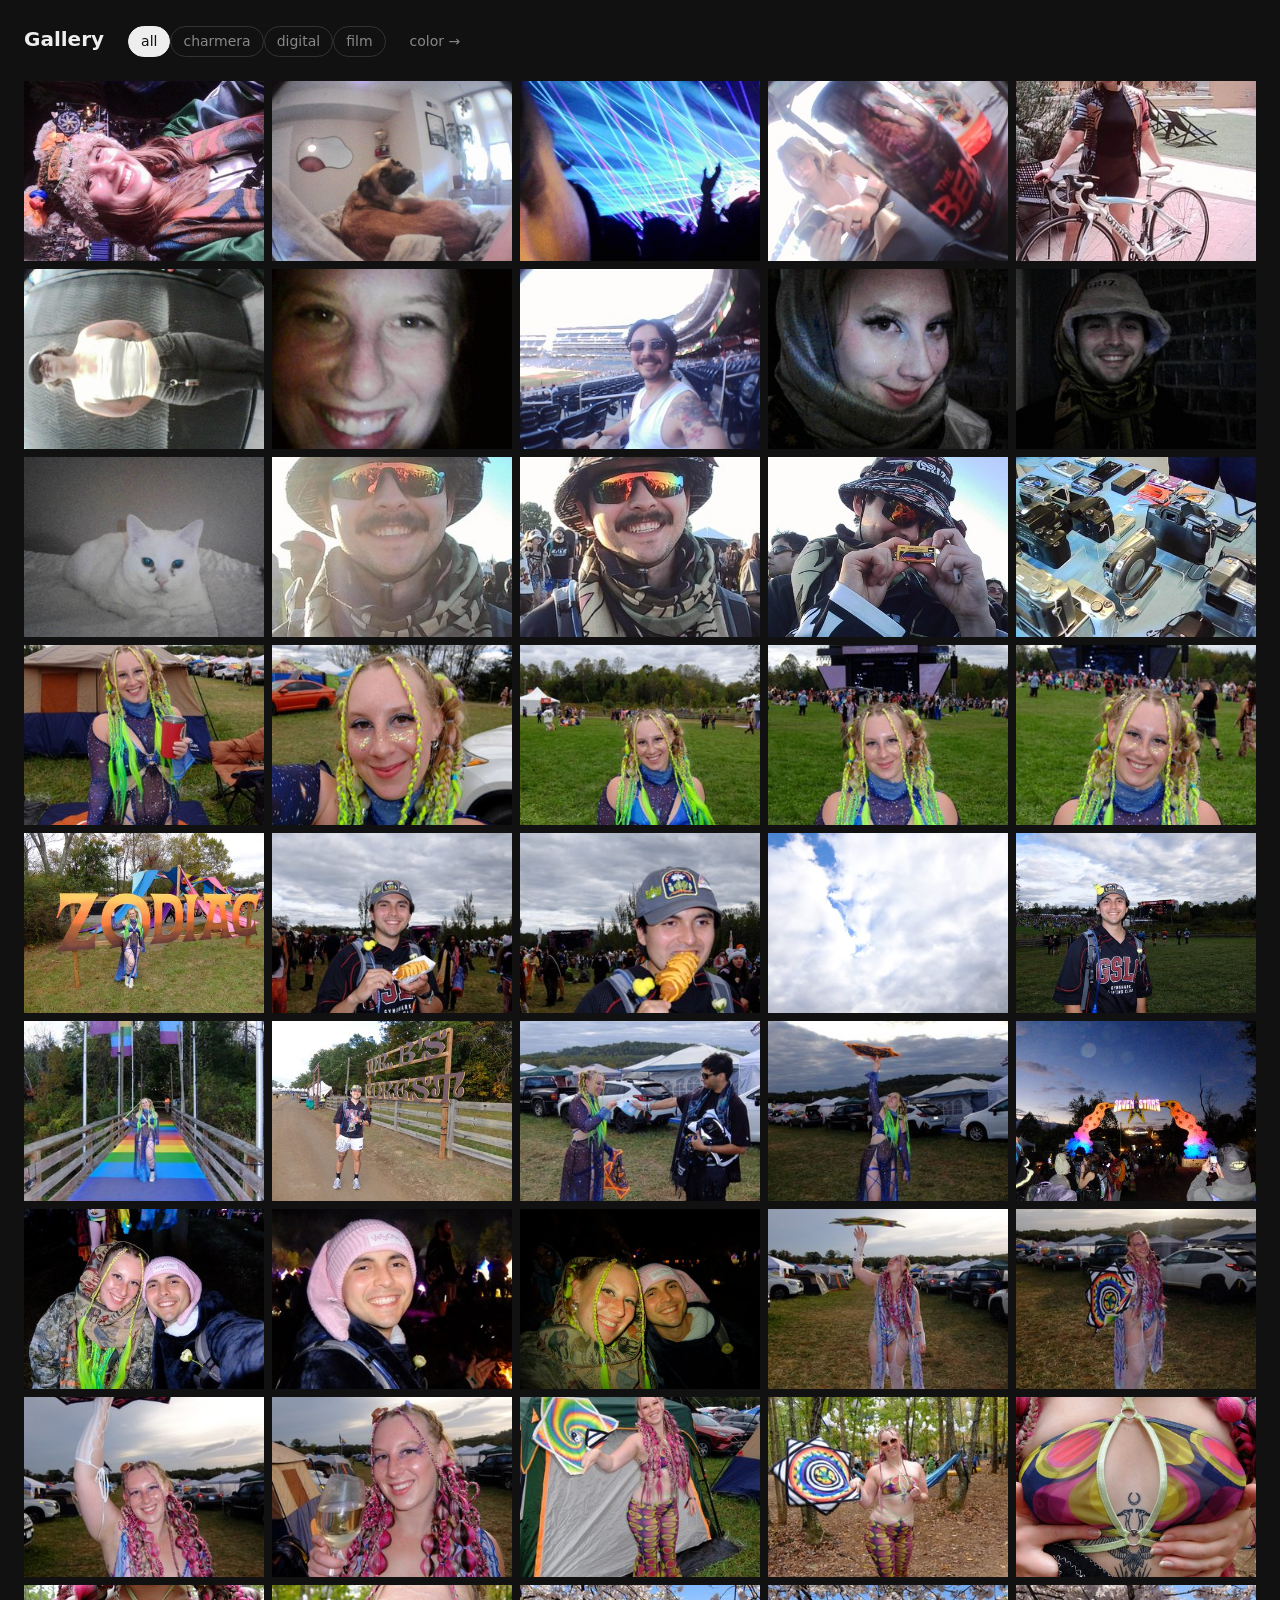
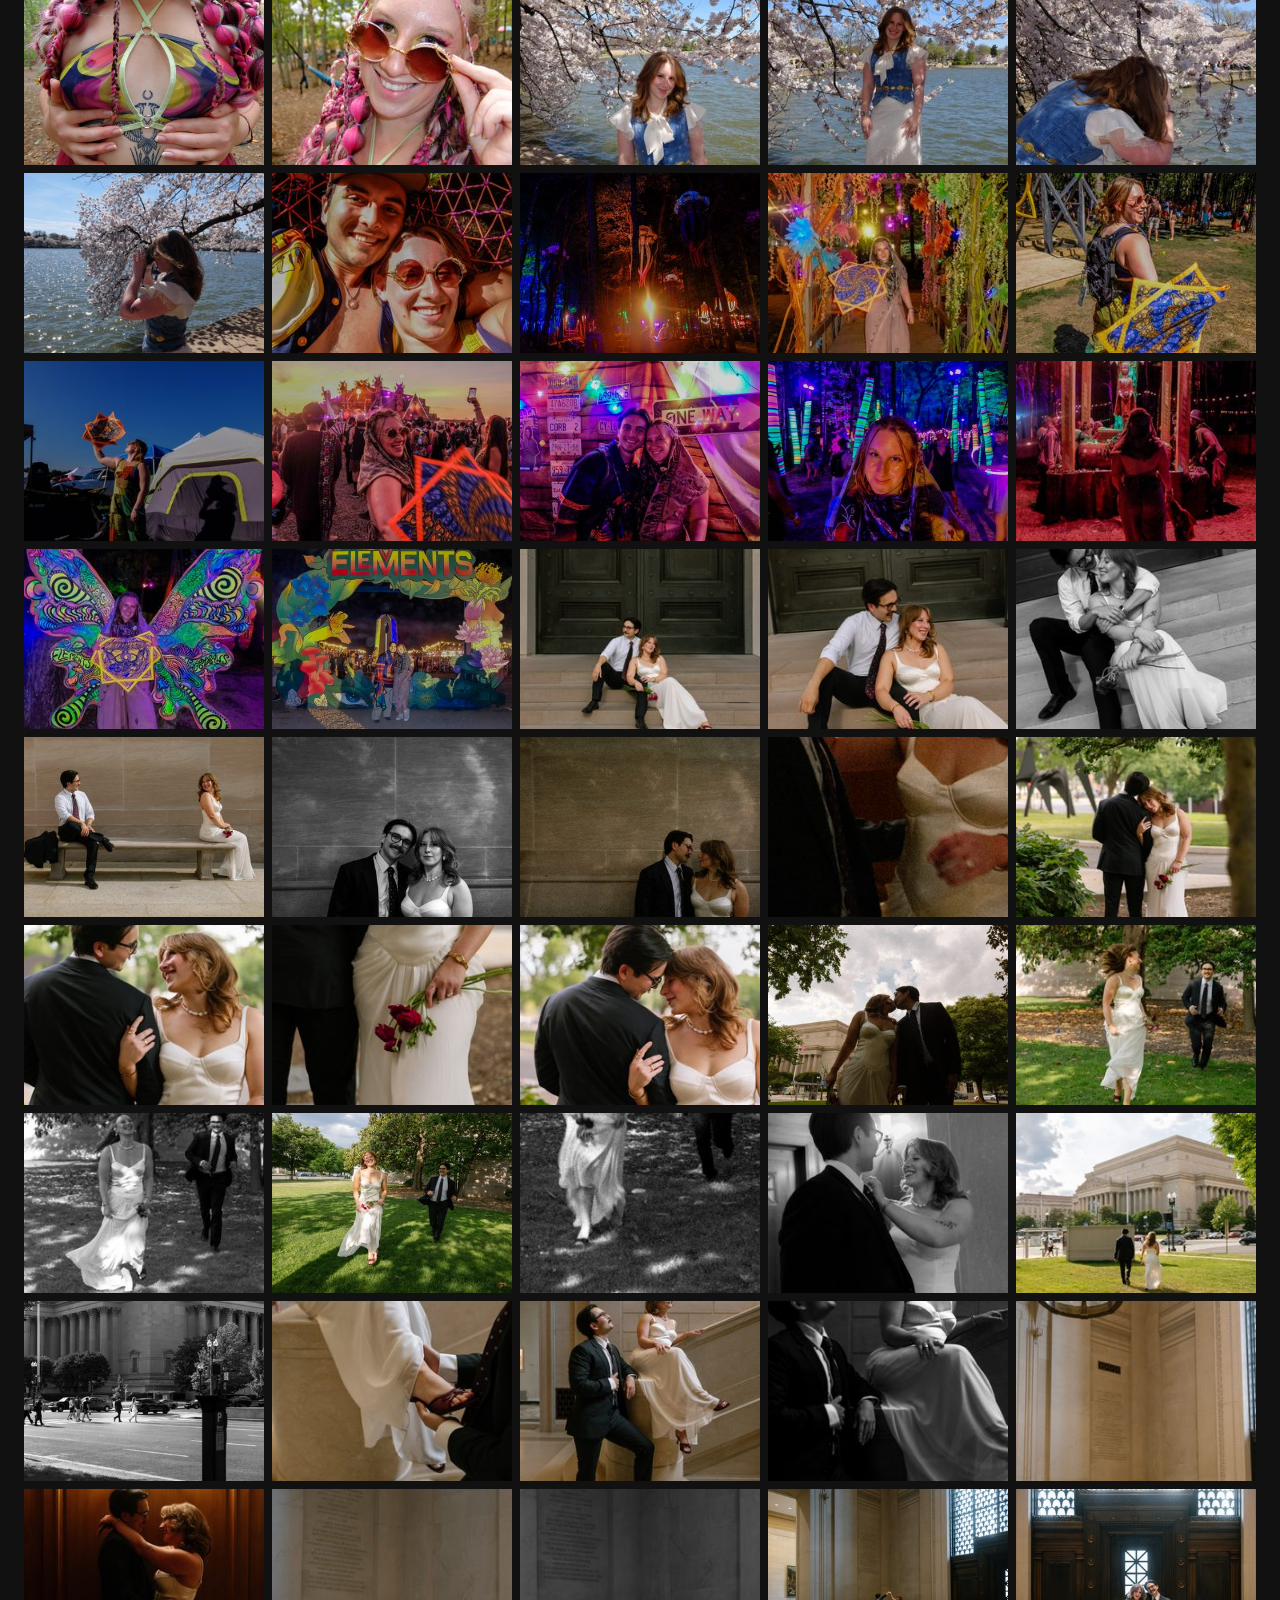
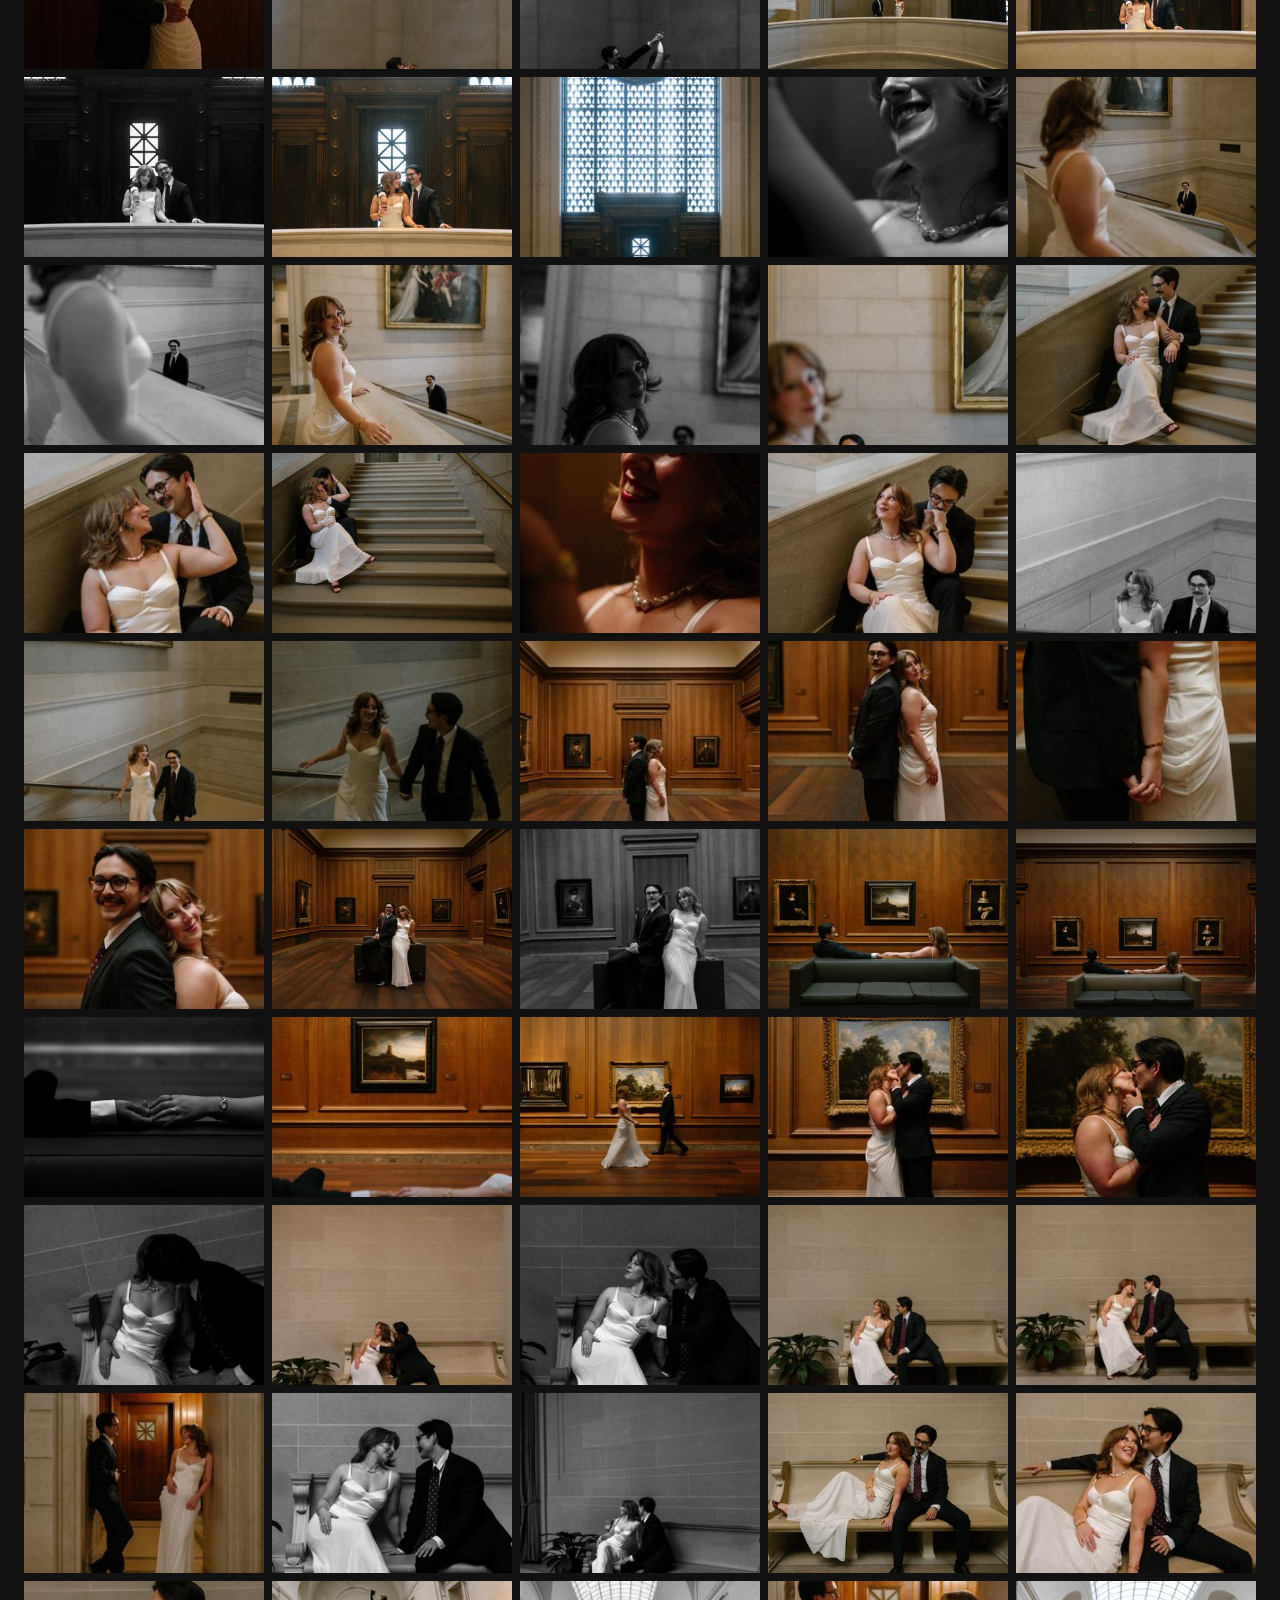
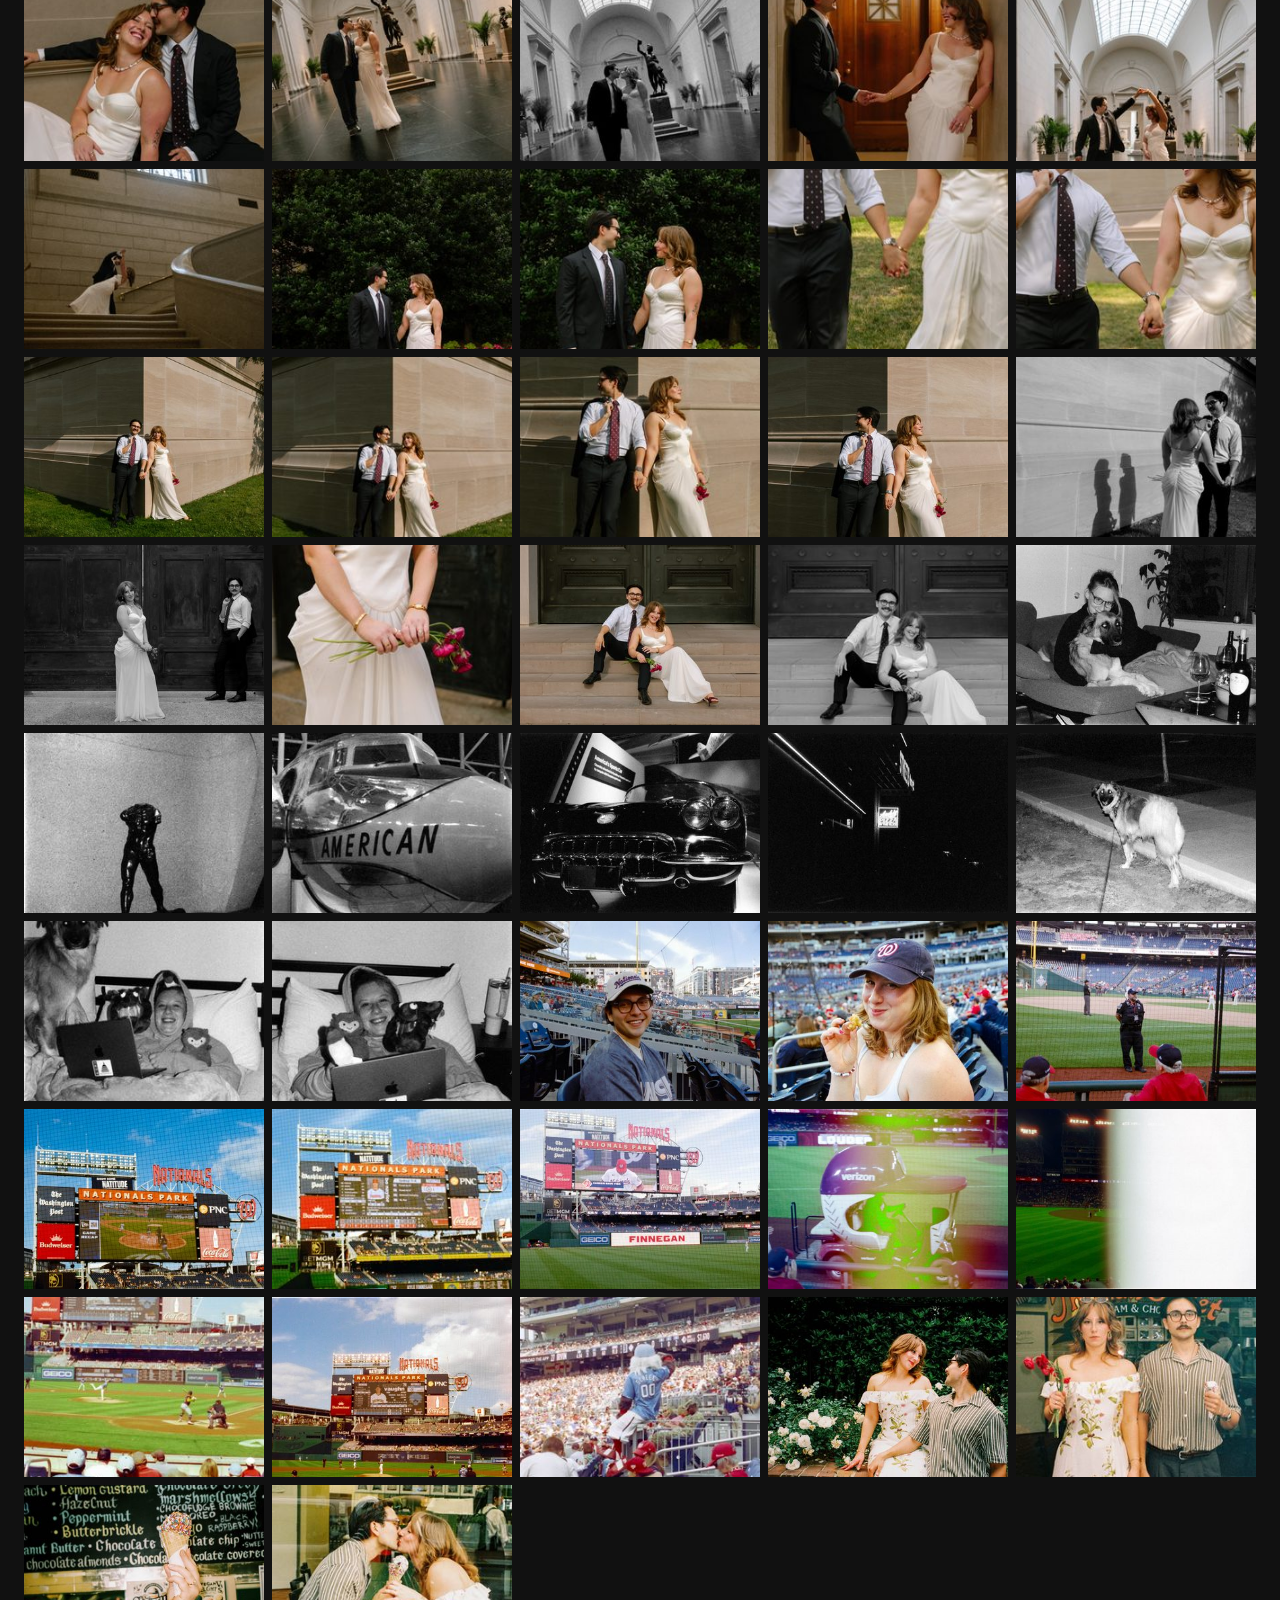
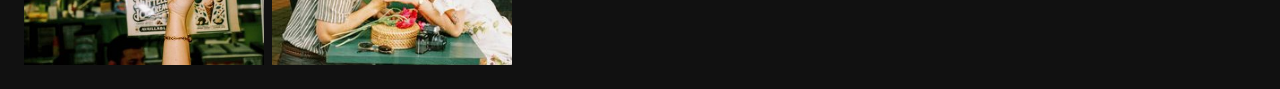
<file: index.html>
<!DOCTYPE html>
<html lang="en">
<head>
  <meta charset="utf-8">
  <meta name="viewport" content="width=device-width, initial-scale=1">
  <title>Gallery</title>
  <link rel="stylesheet" href="style.css">
</head>
<body>
  <header>
    <h1>Gallery</h1>
    <nav id="filters"></nav>
    <a href="color.html" class="pagelink">color →</a>
  </header>

  <main id="grid"></main>

  <div id="lightbox" hidden>
    <img id="lightbox-img" alt="">
    <p id="lightbox-caption"></p>
  </div>

  <script src="gallery.js"></script>
</body>
</html>
</file>
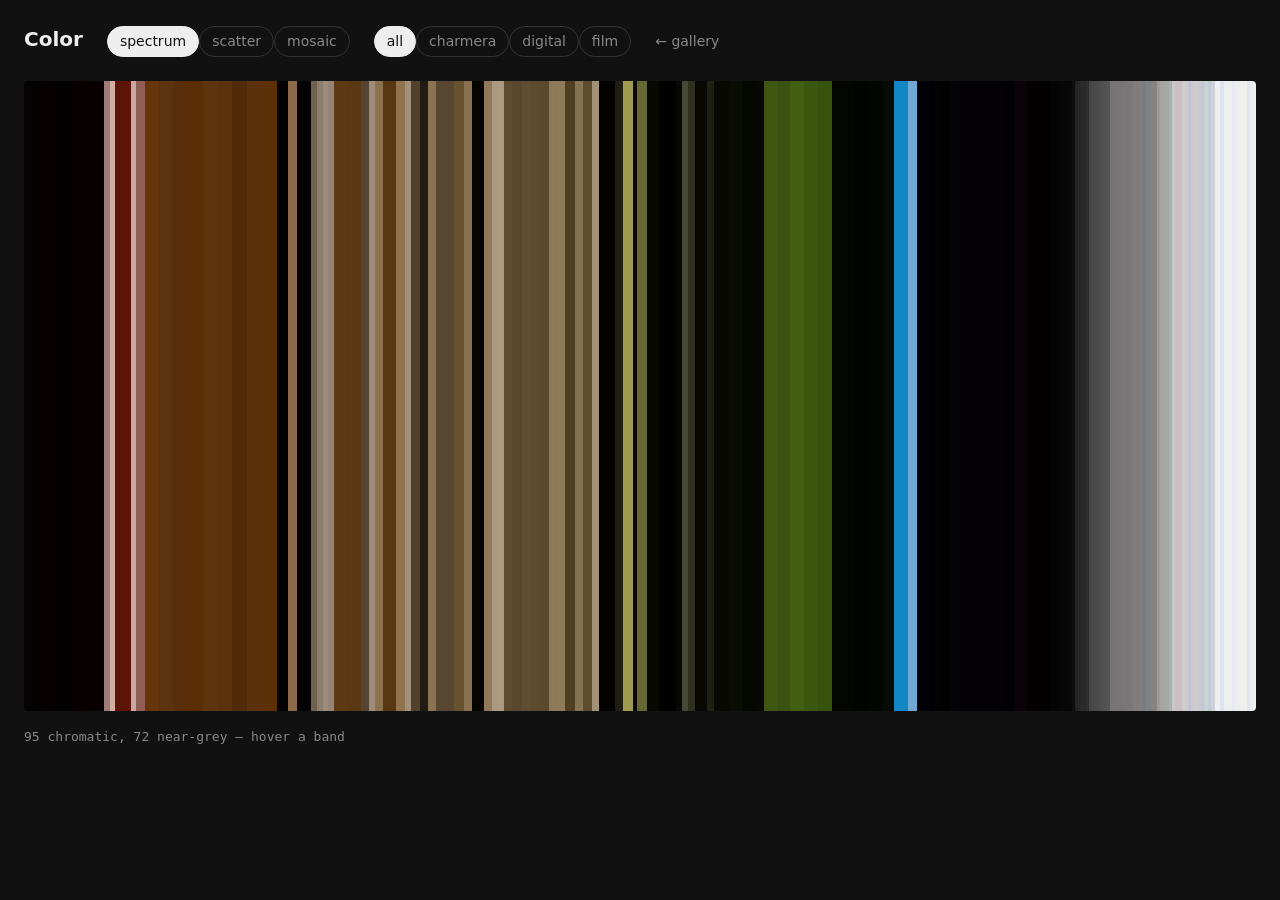
<file: color.html>
<!DOCTYPE html>
<html lang="en">
<head>
  <meta charset="utf-8">
  <meta name="viewport" content="width=device-width, initial-scale=1">
  <title>Color · Gallery</title>
  <link rel="stylesheet" href="style.css">
</head>
<body>
  <header>
    <h1>Color</h1>
    <nav id="modes"></nav>
    <nav id="filters"></nav>
    <a href="index.html" class="pagelink">← gallery</a>
  </header>

  <main id="stage"></main>

  <p id="readout"></p>

  <script src="color.js"></script>
</body>
</html>
</file>
<file: style.css>
:root {
  --bg: #111;
  --fg: #eee;
  --dim: #888;
  --gap: 8px;
}

* { box-sizing: border-box; }

body {
  margin: 0;
  padding: 24px;
  background: var(--bg);
  color: var(--fg);
  font: 16px/1.5 system-ui, sans-serif;
}

header {
  display: flex;
  flex-wrap: wrap;
  align-items: baseline;
  gap: 24px;
  margin-bottom: 24px;
}

h1 { margin: 0; font-size: 20px; font-weight: 600; }

nav button {
  background: none;
  border: 1px solid #333;
  color: var(--dim);
  padding: 4px 12px;
  border-radius: 999px;
  font: inherit;
  font-size: 14px;
  cursor: pointer;
}

nav button:hover { color: var(--fg); border-color: #555; }
nav button.active { color: var(--bg); background: var(--fg); border-color: var(--fg); }

#grid {
  display: grid;
  grid-template-columns: repeat(auto-fill, minmax(220px, 1fr));
  gap: var(--gap);
}

#grid figure {
  margin: 0;
  aspect-ratio: 4/3;
  overflow: hidden;
  background: #1a1a1a;
  cursor: pointer;
}

#grid img {
  width: 100%;
  height: 100%;
  object-fit: cover;
  display: block;
  opacity: 0;
  transition: opacity 0.3s;
}

#grid img.loaded { opacity: 1; }
#grid figure:hover img { transform: scale(1.03); transition: transform 0.3s, opacity 0.3s; }

#lightbox {
  position: fixed;
  inset: 0;
  background: rgba(0, 0, 0, 0.94);
  display: flex;
  flex-direction: column;
  align-items: center;
  justify-content: center;
  gap: 16px;
  padding: 32px;
  cursor: zoom-out;
  z-index: 10;
}

#lightbox[hidden] { display: none; }

#lightbox img {
  max-width: 100%;
  max-height: 85vh;
  object-fit: contain;
}

#lightbox p {
  margin: 0;
  color: var(--dim);
  font-size: 13px;
  text-align: center;
}

.pagelink { color: var(--dim); text-decoration: none; font-size: 14px; }
.pagelink:hover { color: var(--fg); }

#readout {
  margin-top: 16px;
  color: var(--dim);
  font-size: 13px;
  font-family: ui-monospace, monospace;
  min-height: 1.5em;
}

/* spectrum */
#stage.spectrum {
  display: flex;
  height: 70vh;
  border-radius: 4px;
  overflow: hidden;
}
.band { flex-basis: 0; transition: flex-grow 0.4s; }
.band:hover { flex-grow: 8 !important; }

/* scatter */
#stage.scatter {
  position: relative;
  height: 78vh;
  background:
    linear-gradient(to top, #1c1c1c, #0d0d0d),
    linear-gradient(to right,
      #f00 0%, #ff0 17%, #0f0 33%, #0ff 50%, #00f 67%, #f0f 83%, #f00 100%);
  background-blend-mode: multiply;
  border-radius: 4px;
}
.dot {
  position: absolute;
  width: 46px;
  height: 46px;
  object-fit: cover;
  transform: translate(-50%, 50%);
  outline: 2px solid;
  outline-offset: -2px;
  transition: width 0.2s, height 0.2s, z-index 0s;
}
.dot:hover { width: 150px; height: 150px; z-index: 5; }

/* mosaic */
#stage.mosaic {
  display: grid;
  grid-template-columns: repeat(auto-fill, minmax(52px, 1fr));
  gap: 2px;
}
.cell { aspect-ratio: 1; transition: transform 0.15s; }
.cell:hover { transform: scale(1.35); z-index: 2; position: relative; }
</file>
